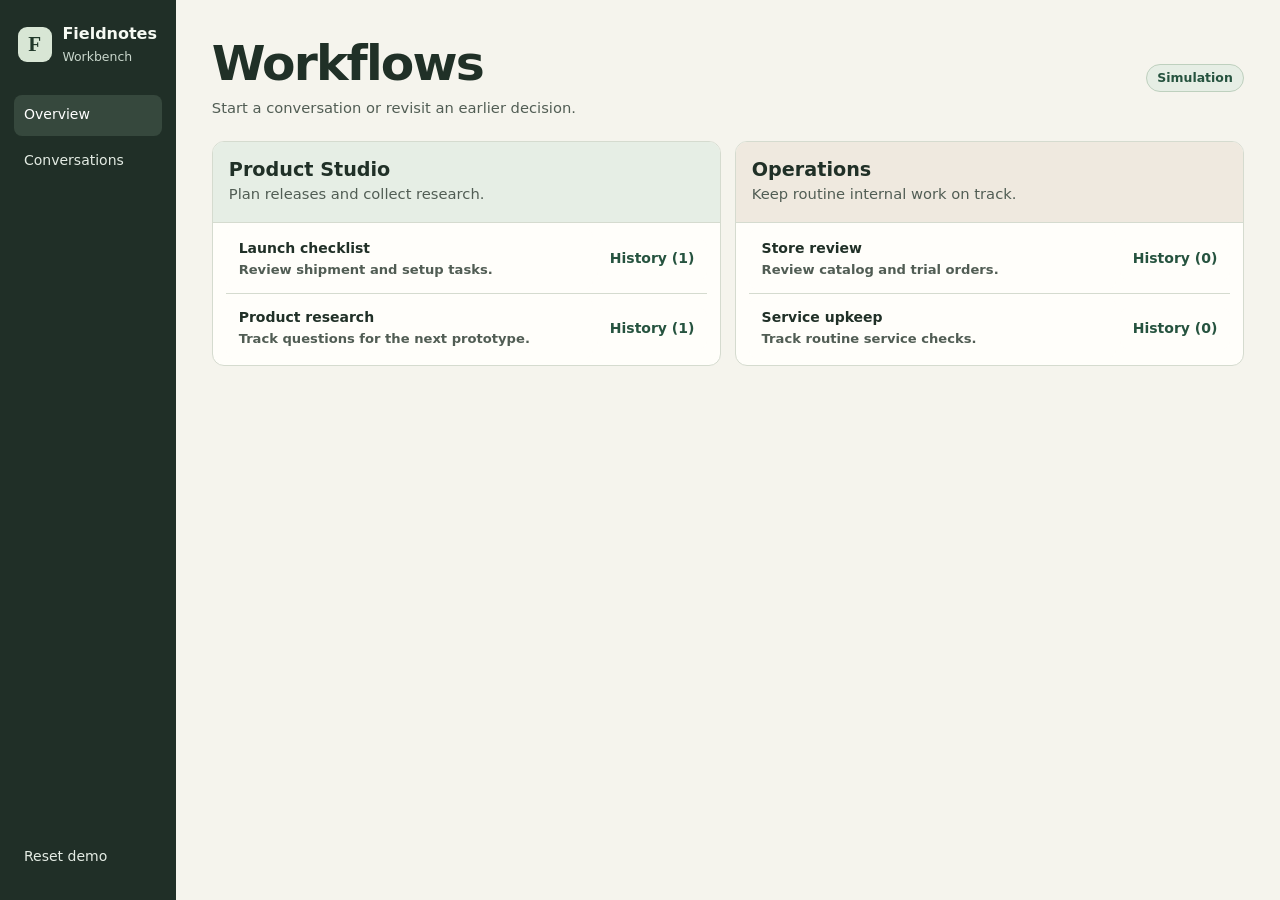
<file: local-workbench-demo/assets/index.html>
<!doctype html>
<html lang="en">
<head>
  <meta charset="utf-8">
  <meta name="viewport" content="width=device-width, initial-scale=1">
  <meta http-equiv="Content-Security-Policy" content="default-src 'self'; connect-src 'none'; object-src 'none'; base-uri 'none'; form-action 'none'">
  <meta name="color-scheme" content="light">
  <title>Fieldnotes Workbench · Codex Skill Demo</title>
  <link rel="stylesheet" href="./style.css">
  <script defer src="./app.js"></script>
</head>
<body>
  <a class="skip" href="#main">Skip to workspace</a>
  <div class="shell">
    <aside class="rail">
      <div class="identity"><span class="mark" aria-hidden="true">F</span><div><strong>Fieldnotes</strong><span>Workbench</span></div></div>
      <nav aria-label="Workspace"><button id="overview-nav" aria-current="page">Overview</button><button id="chat-nav">Conversations</button></nav>
      <button id="reset" class="reset">Reset demo</button>
    </aside>
    <main id="main">
      <section id="overview" aria-labelledby="overview-title">
        <header class="page-head">
          <div><h1 id="overview-title" tabindex="-1">Workflows</h1><p>Start a conversation or revisit an earlier decision.</p></div>
          <span class="badge">Simulation</span>
        </header>
        <div id="workflows" class="workflow-grid"></div>
      </section>
      <section id="conversation" aria-labelledby="chat-heading" hidden>
        <header class="page-head">
          <div><p id="scope" class="scope"></p><h1 id="chat-heading" tabindex="-1"></h1><p>Scripted replies and sample records stored in this browser.</p></div>
          <button id="new-chat" class="button">New conversation</button>
        </header>
        <div class="chat-grid">
          <aside class="history frame" aria-labelledby="history-heading">
            <header><h2 id="history-heading">History</h2><label for="workflow-picker">Workflow</label><select id="workflow-picker"></select></header>
            <ul id="history-list"></ul>
          </aside>
          <div class="chat frame">
            <div class="thread" id="thread">
              <ul id="messages" aria-label="Conversation messages"></ul>
              <div id="empty-chat"><h2>What are you working on?</h2><p>Try <strong>List tasks</strong> to see the sample records.</p></div>
            </div>
            <section id="proposal" class="proposal" aria-labelledby="proposal-heading" hidden>
              <h3 id="proposal-heading" tabindex="-1"></h3>
              <dl id="changes"></dl>
              <div class="controls"><button id="cancel" class="button">Cancel</button><button id="approve" class="primary button">Apply simulated change</button></div>
            </section>
            <form id="composer" class="composer">
              <label for="message">Message</label><textarea id="message" required rows="2" maxlength="180" placeholder="List tasks"></textarea>
              <div class="controls"><button id="suggestion" type="button" class="button">Use sample prompt</button><button class="primary button" type="submit">Send</button></div>
            </form>
          </div>
          <aside class="records frame" aria-labelledby="records-heading">
            <header><h2 id="records-heading">Sample tasks</h2><p>Simulated MCP</p></header>
            <ul id="records-list"></ul>
            <div id="record-actions" class="record-actions"></div>
          </aside>
        </div>
      </section>
      <p class="sr-only" id="status" role="status"></p>
    </main>
  </div>
  <dialog id="reset-dialog" aria-labelledby="reset-heading">
    <h2 id="reset-heading">Reset the demo?</h2>
    <p>This clears demo conversations and restores the sample tasks in this browser.</p>
    <form method="dialog" class="controls"><button class="button" value="cancel" autofocus>Cancel</button><button class="primary button" value="reset">Reset demo</button></form>
  </dialog>
</body>
</html>
</file>
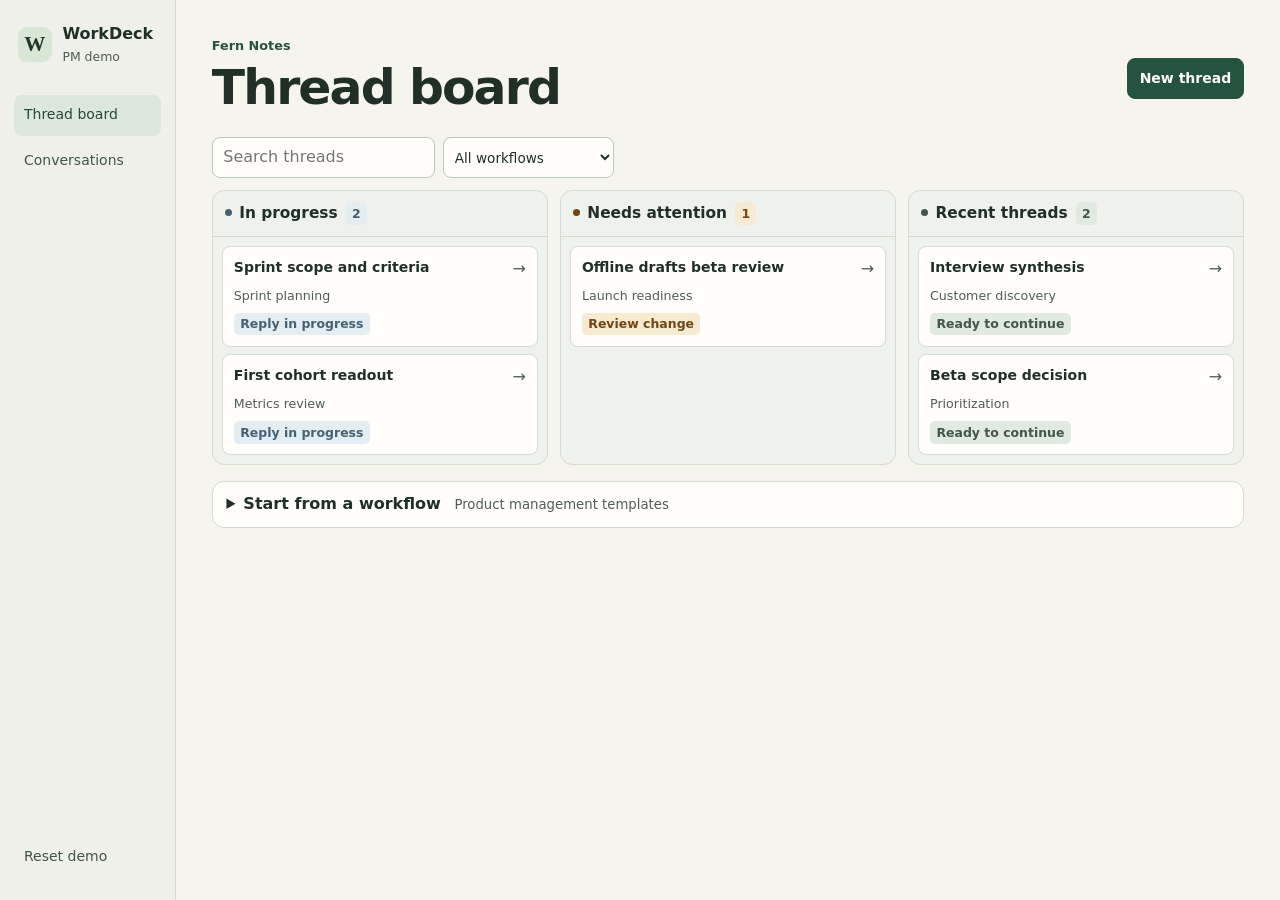
<file: workdeck/assets/index.html>
<!doctype html>
<html lang="en">
<head>
  <meta charset="utf-8">
  <meta name="viewport" content="width=device-width, initial-scale=1">
  <meta http-equiv="Content-Security-Policy" content="default-src 'self'; connect-src 'none'; object-src 'none'; base-uri 'none'; form-action 'none'">
  <meta name="color-scheme" content="light">
  <title>WorkDeck · Product Manager Demo</title>
  <link rel="stylesheet" href="./style.css">
  <script defer src="./app.js"></script>
</head>
<body>
  <a class="skip" href="#main">Skip to workspace</a>
  <div class="shell">
    <aside class="rail">
      <div class="identity"><span class="mark" aria-hidden="true">W</span><div><strong>WorkDeck</strong><span>PM demo</span></div></div>
      <nav aria-label="Workspace"><button id="overview-nav" aria-current="page">Thread board</button><button id="chat-nav">Conversations</button></nav>
      <button id="reset" class="reset">Reset demo</button>
    </aside>
    <main id="main">
      <section id="overview" aria-labelledby="overview-title">
        <header class="page-head board-head">
          <div><p class="scope">Fern Notes</p><h1 id="overview-title" tabindex="-1">Thread board</h1></div>
          <button id="board-new" class="primary button">New thread</button>
        </header>
        <div class="board-tools">
          <label class="board-search"><span class="sr-only">Search threads</span><input id="board-search" type="search" placeholder="Search threads"></label>
          <label class="board-topic"><span class="sr-only">Filter by workflow</span><select id="board-topic"><option value="all">All workflows</option></select></label>
        </div>
        <div class="board-lanes" aria-label="Thread progress">
          <section class="lane" data-lane="active" aria-labelledby="active-title"><header><h2 id="active-title">In progress</h2><span class="lane-count"></span></header><ul></ul><p class="lane-empty"></p></section>
          <section class="lane" data-lane="action" aria-labelledby="action-title"><header><h2 id="action-title">Needs attention</h2><span class="lane-count"></span></header><ul></ul><p class="lane-empty"></p></section>
          <section class="lane" data-lane="recent" aria-labelledby="recent-title"><header><h2 id="recent-title">Recent threads</h2><span class="lane-count"></span></header><ul></ul><p class="lane-empty"></p></section>
        </div>
        <details class="workflow-library">
          <summary>Start from a workflow <span>Product management templates</span></summary>
          <div id="workflows" class="workflow-grid"></div>
        </details>
      </section>
      <section id="conversation" aria-labelledby="chat-heading" hidden>
        <header class="page-head">
          <div><p id="scope" class="scope"></p><h1 id="chat-heading" tabindex="-1"></h1><p id="chat-stage" class="scope" hidden></p></div>
          <button id="new-chat" class="button">New thread</button>
        </header>
        <div class="chat-grid">
          <aside class="history frame" aria-labelledby="history-heading">
            <header><h2 id="history-heading">History</h2><label for="workflow-picker">Workflow</label><select id="workflow-picker"></select></header>
            <ul id="history-list"></ul>
          </aside>
          <div class="chat frame">
            <div class="thread" id="thread">
              <ul id="messages" aria-label="Conversation messages"></ul>
              <div id="empty-chat"><h2>Start a product discussion</h2><p>Use the sample prompt or type <strong>List tasks</strong>.</p></div>
            </div>
            <section id="proposal" class="proposal" aria-labelledby="proposal-heading" hidden>
              <h3 id="proposal-heading" tabindex="-1"></h3>
              <dl id="changes"></dl>
              <div class="controls"><button id="cancel" class="button">Cancel</button><button id="approve" class="primary button">Apply simulated change</button></div>
            </section>
            <form id="composer" class="composer">
              <label for="message">Message</label><textarea id="message" required rows="2" maxlength="180" placeholder="List tasks"></textarea>
              <div class="controls"><button id="suggestion" type="button" class="button">Use sample prompt</button><button class="primary button" type="submit">Send</button></div>
            </form>
          </div>
          <aside class="records frame" aria-labelledby="records-heading">
            <header><h2 id="records-heading">Product tasks</h2><p>Simulated MCP</p></header>
            <ul id="records-list"></ul>
            <div id="record-actions" class="record-actions"></div>
          </aside>
        </div>
      </section>
      <p class="sr-only" id="status" role="status"></p>
    </main>
  </div>
  <dialog id="reset-dialog" aria-labelledby="reset-heading">
    <h2 id="reset-heading">Reset the demo?</h2>
    <p>This clears demo conversations and restores the sample tasks in this browser.</p>
    <form method="dialog" class="controls"><button class="button" value="cancel" autofocus>Cancel</button><button class="primary button" value="reset">Reset demo</button></form>
  </dialog>
</body>
</html>
</file>
<file: local-workbench-demo/assets/style.css>
:root {
  color-scheme: light;
  font: 100%/1.55 Inter, system-ui, sans-serif;
  --canvas: #f5f4ed;
  --paper: #fffefa;
  --ink: #203027;
  --muted: #515d54;
  --line: #d5dbcf;
  --green: #26533f;
  --wash: #e6eee5;
  --edge: 12px;
  color: var(--ink);
  background: var(--canvas);
}
* { box-sizing: border-box; }
body, h1, h2, h3, p, ul, dl, dd { margin: 0; }
ul { padding: 0; list-style: none; }
[hidden] { display: none !important; }
button, textarea, select { font: inherit; }
button { cursor: pointer; }
:focus-visible { outline: 3px solid #aa4f23; outline-offset: 3px; }
.skip { position: fixed; z-index: 2; translate: 0 -200%; padding: .6rem 1rem; background: var(--paper); color: var(--green); }
.skip:focus { translate: 0; }
.sr-only { position: absolute; inline-size: 1px; block-size: 1px; overflow: hidden; clip-path: inset(50%); white-space: nowrap; }
.shell { display: grid; grid-template-columns: 11rem minmax(0, 1fr); min-block-size: 100dvh; }
.rail { background: #202f27; color: #f6faf3; padding: 1.4rem .85rem; display: flex; flex-direction: column; gap: 1.75rem; }
.identity { display: flex; align-items: center; gap: .65rem; padding-inline: .25rem; }
.mark { display: grid; place-items: center; inline-size: 2.15rem; block-size: 2.15rem; border-radius: 9px; flex: none; background: #d8e6d5; color: #21382a; font: 700 1.32rem/1 Georgia, serif; }
.identity div span { display: block; font-size: .78rem; color: #c9d7cc; }
.rail nav { display: grid; gap: .25rem; }
.rail button { text-align: start; padding: .55rem .65rem; border: 0; border-radius: 8px; color: #e4ece4; background: transparent; min-block-size: 2.6rem; font-size: .875rem; }
.rail button:is(:hover, [aria-current]) { background: #36483d; color: white; }
.rail .reset { margin-block-start: auto; }
main { inline-size: 100%; max-inline-size: 88rem; margin-inline: auto; padding: clamp(1rem, 2.8vw, 2.5rem); }
.page-head { display: flex; flex-wrap: wrap; align-items: center; justify-content: space-between; gap: .8rem 1.4rem; margin-block-end: 1.35rem; }
h1 { font-size: clamp(2rem, 1.45rem + 2vw, 3.125rem); line-height: 1.15; letter-spacing: -.038em; margin-block-end: .3rem; }
h1 + p, header > p, #empty-chat p { color: var(--muted); font-size: .92rem; }
.badge { border: 1px solid #bed0be; border-radius: 999px; padding: .22rem .65rem; background: var(--wash); color: var(--green); font-size: .78rem; font-weight: 700; }
.workflow-grid { display: grid; grid-template-columns: repeat(auto-fit, minmax(min(100%, 19rem), 1fr)); gap: .85rem; inline-size: 100%; }
.frame, .workflow-card { min-inline-size: 0; border: 1px solid var(--line); border-radius: var(--edge); background: var(--paper); }
.workflow-card > header { padding: 1rem; background: var(--tint, var(--wash)); border-radius: calc(var(--edge) - 1px) calc(var(--edge) - 1px) 0 0; border-block-end: 1px solid var(--line); }
.workflow-card:nth-child(2) { --tint: #efe9df; }
.workflow-card h2 { font-size: 1.2rem; line-height: 1.3; }
.workflow-card ul { padding: .15rem .8rem; }
.workflow-card li { display: flex; flex-wrap: wrap; align-items: center; gap: .25rem; padding-block: .25rem; }
.workflow-card li + li { border-block-start: 1px solid var(--line); }
.workflow-card li > button { flex: 1 1 10rem; }
.workflow-card li > button strong, .workflow-card li > button span { display: block; }
.workflow-card li > button span { font-size: .82rem; color: var(--muted); }
.button, .history-item { min-block-size: 2.6rem; padding: .5rem .75rem; border: 1px solid #bdc8bc; border-radius: 8px; background: var(--paper); color: var(--ink); font-size: .875rem; font-weight: 650; }
.button:hover, .history-item:hover { background: var(--wash); }
.button.primary { border-color: var(--green); background: var(--green); color: white; }
.button.primary:hover { background: #193f30; }
.button.subtle, .history-item { border-color: transparent; text-align: start; }
.button.history-button { flex: none; margin-inline-start: auto; color: var(--green); border-color: transparent; }
.scope { font-weight: 680; color: var(--green); font-size: .8rem; margin-block-end: .3rem; }
.chat-grid { display: grid; grid-template-columns: minmax(9rem, 11rem) minmax(0, 1fr) minmax(11rem, 14rem); align-items: start; gap: .75rem; }
.frame > header { padding: .8rem; border-block-end: 1px solid var(--line); }
.frame h2, #proposal h3 { font-size: 1rem; }
.history label, .composer label { display: block; font-size: .8rem; font-weight: 650; }
.history label { margin-block: .35rem .2rem; }
select, textarea { inline-size: 100%; min-inline-size: 0; border: 1px solid #bdc8bc; border-radius: 8px; background: var(--paper); color: var(--ink); }
select { min-block-size: 2.55rem; padding-inline: .4rem; font-size: .85rem; }
.history ul, .records ul, .record-actions { display: grid; gap: .3rem; padding: .5rem; overflow-wrap: anywhere; }
.history-item { inline-size: 100%; }
.history-item[aria-current] { background: var(--wash); color: var(--green); }
.history .note, .records .note { padding: .35rem; color: var(--muted); font-size: .85rem; }
.thread { min-block-size: 10rem; max-block-size: max(12rem, calc(100dvh - 20rem)); overflow: auto; overscroll-behavior: contain; scrollbar-gutter: stable; padding: 1rem; }
.chat:has(.proposal:not([hidden])) .thread { max-block-size: clamp(10rem, 37dvh, 18rem); }
#empty-chat { padding: .25rem; }
#messages { display: grid; gap: .6rem; }
.msg { min-inline-size: 0; padding: .65rem .8rem; background: #f1f4ed; border-radius: 9px; overflow-wrap: anywhere; }
.msg.user { justify-self: end; max-inline-size: 90%; background: var(--wash); }
.msg strong { display: block; margin-block-end: .2rem; color: var(--green); font-size: .78rem; }
.msg p { white-space: pre-wrap; font-size: .92rem; }
.composer, .proposal { border-block-start: 1px solid var(--line); padding: .75rem 1rem; display: grid; gap: .5rem; }
.composer textarea { padding: .55rem .65rem; resize: vertical; }
.controls { display: flex; flex-wrap: wrap; justify-content: flex-end; gap: .5rem; }
.proposal { background: #fbf1de; border-color: #dec89e; }
.proposal dl { display: grid; grid-template-columns: minmax(4rem, auto) minmax(0, 1fr); gap: .25rem .65rem; font-size: .875rem; }
.proposal dt { color: var(--muted); }
.proposal dd { overflow-wrap: anywhere; }
.records li { padding: .35rem .45rem; }
.records li + li { border-block-start: 1px solid var(--line); }
.records li strong, .records li span { display: block; }
.records li strong { font-size: .875rem; }
.records li span { font-size: .8rem; color: var(--muted); }
.record-actions { border-block-start: 1px solid var(--line); }
.record-actions .button { text-align: start; }
dialog { max-inline-size: min(26rem, calc(100% - 2rem)); padding: 1.25rem; border: 1px solid var(--line); border-radius: var(--edge); color: var(--ink); background: var(--paper); }
dialog p { margin-block: .35rem 1.1rem; }
dialog::backdrop { background: #19271fb0; }
@media (max-width: 68rem) {
  .chat-grid { grid-template-columns: minmax(9rem, 11rem) minmax(0, 1fr); }
  .records { grid-column: 2; }
}
@media (max-width: 46rem) {
  .shell { display: block; }
  .rail { padding: .65rem .9rem; flex-direction: row; flex-wrap: wrap; align-items: center; gap: .35rem .8rem; }
  .rail nav { display: flex; flex-wrap: wrap; }
  .rail .reset { margin-block-start: 0; margin-inline-start: auto; }
  .chat-grid { grid-template-columns: minmax(0, 1fr); }
  .records { grid-column: 1; }
}
</file>
<file: workdeck/assets/style.css>
:root {
  color-scheme: light;
  font: 100%/1.55 Inter, system-ui, sans-serif;
  --canvas: #f5f4ed;
  --paper: #fffefa;
  --ink: #203027;
  --muted: #515d54;
  --line: #d5dbcf;
  --green: #26533f;
  --wash: #e6eee5;
  --edge: 12px;
  color: var(--ink);
  background: var(--canvas);
}
* { box-sizing: border-box; }
body, h1, h2, h3, p, ul, dl, dd { margin: 0; }
ul { padding: 0; list-style: none; }
[hidden] { display: none !important; }
button, textarea, select, input { font: inherit; }
button { cursor: pointer; }
:focus-visible { outline: 3px solid #aa4f23; outline-offset: 3px; }
.skip { position: fixed; z-index: 2; translate: 0 -200%; padding: .6rem 1rem; background: var(--paper); color: var(--green); }
.skip:focus { translate: 0; }
.sr-only { position: absolute; inline-size: 1px; block-size: 1px; overflow: hidden; clip-path: inset(50%); white-space: nowrap; }
.shell { display: grid; grid-template-columns: 11rem minmax(0, 1fr); min-block-size: 100dvh; }
.rail { background: #eef0e9; color: var(--ink); border-inline-end: 1px solid var(--line); padding: 1.4rem .85rem; display: flex; flex-direction: column; gap: 1.75rem; }
.identity { display: flex; align-items: center; gap: .65rem; padding-inline: .25rem; }
.mark { display: grid; place-items: center; inline-size: 2.15rem; block-size: 2.15rem; border-radius: 9px; flex: none; background: #d8e6d5; color: #21382a; font: 700 1.32rem/1 Georgia, serif; }
.identity div span { display: block; font-size: .78rem; color: var(--muted); }
.rail nav { display: grid; gap: .25rem; }
.rail button { text-align: start; padding: .55rem .65rem; border: 0; border-radius: 8px; color: #44544a; background: transparent; min-block-size: 2.6rem; font-size: .875rem; }
.rail button:is(:hover, [aria-current]) { background: #dce7dd; color: #264836; }
.rail .reset { margin-block-start: auto; }
main { inline-size: 100%; max-inline-size: 88rem; margin-inline: auto; padding: clamp(1rem, 2.8vw, 2.5rem); }
.page-head { display: flex; flex-wrap: wrap; align-items: center; justify-content: space-between; gap: .8rem 1.4rem; margin-block-end: 1.35rem; }
h1 { font-size: clamp(2rem, 1.45rem + 2vw, 3.125rem); line-height: 1.15; letter-spacing: -.038em; margin-block-end: .3rem; }
h1 + p, header > p, #empty-chat p { color: var(--muted); font-size: .92rem; }
.workflow-grid { display: grid; grid-template-columns: repeat(auto-fit, minmax(min(100%, 19rem), 1fr)); gap: .85rem; inline-size: 100%; }
.frame, .workflow-card { min-inline-size: 0; border: 1px solid var(--line); border-radius: var(--edge); background: var(--paper); }
.workflow-card > header { padding: 1rem; background: var(--tint, var(--wash)); border-radius: calc(var(--edge) - 1px) calc(var(--edge) - 1px) 0 0; border-block-end: 1px solid var(--line); }
.workflow-card:nth-child(2) { --tint: #efe9df; }
.workflow-card h2 { font-size: 1.2rem; line-height: 1.3; }
.workflow-card ul { padding: .15rem .8rem; }
.workflow-card li { display: flex; flex-wrap: wrap; align-items: center; gap: .25rem; padding-block: .25rem; }
.workflow-card li + li { border-block-start: 1px solid var(--line); }
.workflow-card li > button { flex: 1 1 10rem; }
.workflow-card li > button strong, .workflow-card li > button span { display: block; }
.workflow-card li > button span { font-size: .82rem; color: var(--muted); }
.button, .history-item { min-block-size: 2.6rem; padding: .5rem .75rem; border: 1px solid #bdc8bc; border-radius: 8px; background: var(--paper); color: var(--ink); font-size: .875rem; font-weight: 650; }
.button:hover, .history-item:hover { background: var(--wash); }
.button.primary { border-color: var(--green); background: var(--green); color: white; }
.button.primary:hover { background: #193f30; }
.button.subtle, .history-item { border-color: transparent; text-align: start; }
.button.history-button { flex: none; margin-inline-start: auto; color: var(--green); border-color: transparent; }
.scope { font-weight: 680; color: var(--green); font-size: .8rem; margin-block-end: .3rem; }
.chat-grid { display: grid; grid-template-columns: minmax(9rem, 11rem) minmax(0, 1fr) minmax(11rem, 14rem); align-items: start; gap: .75rem; }
.frame > header { padding: .8rem; border-block-end: 1px solid var(--line); }
.frame h2, #proposal h3 { font-size: 1rem; }
.history label, .composer label { display: block; font-size: .8rem; font-weight: 650; }
.history label { margin-block: .35rem .2rem; }
select, textarea { inline-size: 100%; min-inline-size: 0; border: 1px solid #bdc8bc; border-radius: 8px; background: var(--paper); color: var(--ink); }
select { min-block-size: 2.55rem; padding-inline: .4rem; font-size: .85rem; }
.history ul, .records ul, .record-actions { display: grid; gap: .3rem; padding: .5rem; overflow-wrap: anywhere; }
.history-item { inline-size: 100%; }
.history-item[aria-current] { background: var(--wash); color: var(--green); }
.history .note, .records .note { padding: .35rem; color: var(--muted); font-size: .85rem; }
.thread { min-block-size: 10rem; max-block-size: max(12rem, calc(100dvh - 20rem)); overflow: auto; overscroll-behavior: contain; scrollbar-gutter: stable; padding: 1rem; }
.chat:has(.proposal:not([hidden])) .thread { max-block-size: clamp(10rem, 37dvh, 18rem); }
#empty-chat { padding: .25rem; }
#messages { display: grid; gap: .6rem; }
.msg { min-inline-size: 0; padding: .65rem .8rem; background: #f1f4ed; border-radius: 9px; overflow-wrap: anywhere; }
.msg.user { justify-self: end; max-inline-size: 90%; background: var(--wash); }
.msg strong { display: block; margin-block-end: .2rem; color: var(--green); font-size: .78rem; }
.msg p { white-space: pre-wrap; font-size: .92rem; }
.composer, .proposal { border-block-start: 1px solid var(--line); padding: .75rem 1rem; display: grid; gap: .5rem; }
.composer textarea { padding: .55rem .65rem; resize: vertical; }
.controls { display: flex; flex-wrap: wrap; justify-content: flex-end; gap: .5rem; }
.proposal { background: #fbf1de; border-color: #dec89e; }
.proposal dl { display: grid; grid-template-columns: minmax(4rem, auto) minmax(0, 1fr); gap: .25rem .65rem; font-size: .875rem; }
.proposal dt { color: var(--muted); }
.proposal dd { overflow-wrap: anywhere; }
.records li { padding: .35rem .45rem; }
.records li + li { border-block-start: 1px solid var(--line); }
.records li strong, .records li span { display: block; }
.records li strong { font-size: .875rem; }
.records li span { font-size: .8rem; color: var(--muted); }
.record-actions { border-block-start: 1px solid var(--line); }
.record-actions .button { text-align: start; }
dialog { max-inline-size: min(26rem, calc(100% - 2rem)); padding: 1.25rem; border: 1px solid var(--line); border-radius: var(--edge); color: var(--ink); background: var(--paper); }
dialog p { margin-block: .35rem 1.1rem; }
dialog::backdrop { background: #19271fb0; }
@media (max-width: 68rem) {
  .chat-grid { grid-template-columns: minmax(9rem, 11rem) minmax(0, 1fr); }
  .records { grid-column: 2; }
}
@media (max-width: 46rem) {
  .shell { display: block; }
  .rail { padding: .65rem .9rem; flex-direction: row; flex-wrap: wrap; align-items: center; gap: .35rem .8rem; }
  .rail nav { display: flex; flex-wrap: wrap; }
  .rail .reset { margin-block-start: 0; margin-inline-start: auto; }
  .chat-grid { grid-template-columns: minmax(0, 1fr); }
  .records { grid-column: 1; }
}

.board-head { margin-block-end: 1rem; }
.board-tools { display: flex; flex-wrap: wrap; gap: .55rem; margin-block-end: .75rem; }
.board-search input {
  inline-size: min(15rem, 100%); min-block-size: 2.55rem; padding-inline: .65rem; border: 1px solid #bdc8bc;
  border-radius: 8px; background: var(--paper); color: var(--ink);
}
.board-topic { max-inline-size: 100%; }
.board-lanes { display: grid; grid-template-columns: repeat(3, minmax(0, 1fr)); gap: .75rem; }
.lane {
  --accent: #466174; --tint: #e4edf2;
  min-inline-size: 0; min-block-size: 15rem; border: 1px solid var(--line); border-radius: var(--edge); background: #eff1ec;
}
.lane[data-lane="action"] { --accent: #714614; --tint: #f6ead0; }
.lane[data-lane="recent"] { --accent: #425749; --tint: #e0eae0; }
.lane > header { display: flex; gap: .5rem; align-items: center; padding: .65rem .75rem; border-block-end: 1px solid var(--line); }
.lane h2 { font-size: .96rem; }
.lane h2::before {
  content: ""; display: inline-block; inline-size: .45rem; block-size: .45rem;
  margin-inline-end: .45rem; vertical-align: .12em; border-radius: 50%; background: var(--accent);
}
.lane-count, .board-card-status {
  background: var(--tint); color: var(--accent); border-radius: 5px; padding: .1rem .4rem;
  font-size: .78rem; font-weight: 650; font-variant-numeric: tabular-nums;
}
.lane ul {
  display: grid; gap: .45rem; max-block-size: min(50dvh, 27rem);
  padding: .55rem; overflow-y: auto; overscroll-behavior: contain;
}
.lane ul:empty { display: none; }
.lane-empty { padding: .85rem; color: var(--muted); font-size: .875rem; }
.board-card {
  display: grid; gap: .27rem; inline-size: 100%; text-align: start; padding: .65rem .7rem;
  border: 1px solid var(--line); border-radius: 8px; background: var(--paper); color: var(--ink);
  overflow-wrap: anywhere; transition: background-color 140ms ease, border-color 140ms ease;
}
.board-card:hover { border-color: var(--accent); background: #fbfcf8; }
.board-card:focus-visible { outline-offset: -3px; }
.board-card-heading { display: flex; justify-content: space-between; align-items: start; gap: .5rem; }
.board-card-heading > span { color: var(--muted); }
.board-card strong { font-size: .875rem; }
.board-card-topic { font-size: .79rem; color: var(--muted); }
.board-card-status { justify-self: start; margin-block-start: .18rem; }
.workflow-library { margin-block-start: 1rem; border: 1px solid var(--line); border-radius: var(--edge); background: var(--paper); }
.workflow-library summary { min-block-size: 2.85rem; padding: .65rem .85rem; cursor: pointer; font-weight: 650; }
.workflow-library summary span { padding-inline-start: .5rem; font-weight: 400; font-size: .83rem; color: var(--muted); }
.workflow-library .workflow-grid { padding: .7rem; border-block-start: 1px solid var(--line); }
.history-running { display: block; color: var(--muted); font-size: .75rem; }
@media (max-width: 46rem) {
  .board-lanes { grid-template-columns: minmax(0, 1fr); }
  .lane { min-block-size: 0; }
  .lane ul { max-block-size: none; overflow: visible; }
  .board-search, .board-search input, .board-topic { inline-size: 100%; }
}
@media (prefers-reduced-motion: reduce) {
  .board-card { transition: none; }
}
</file>
